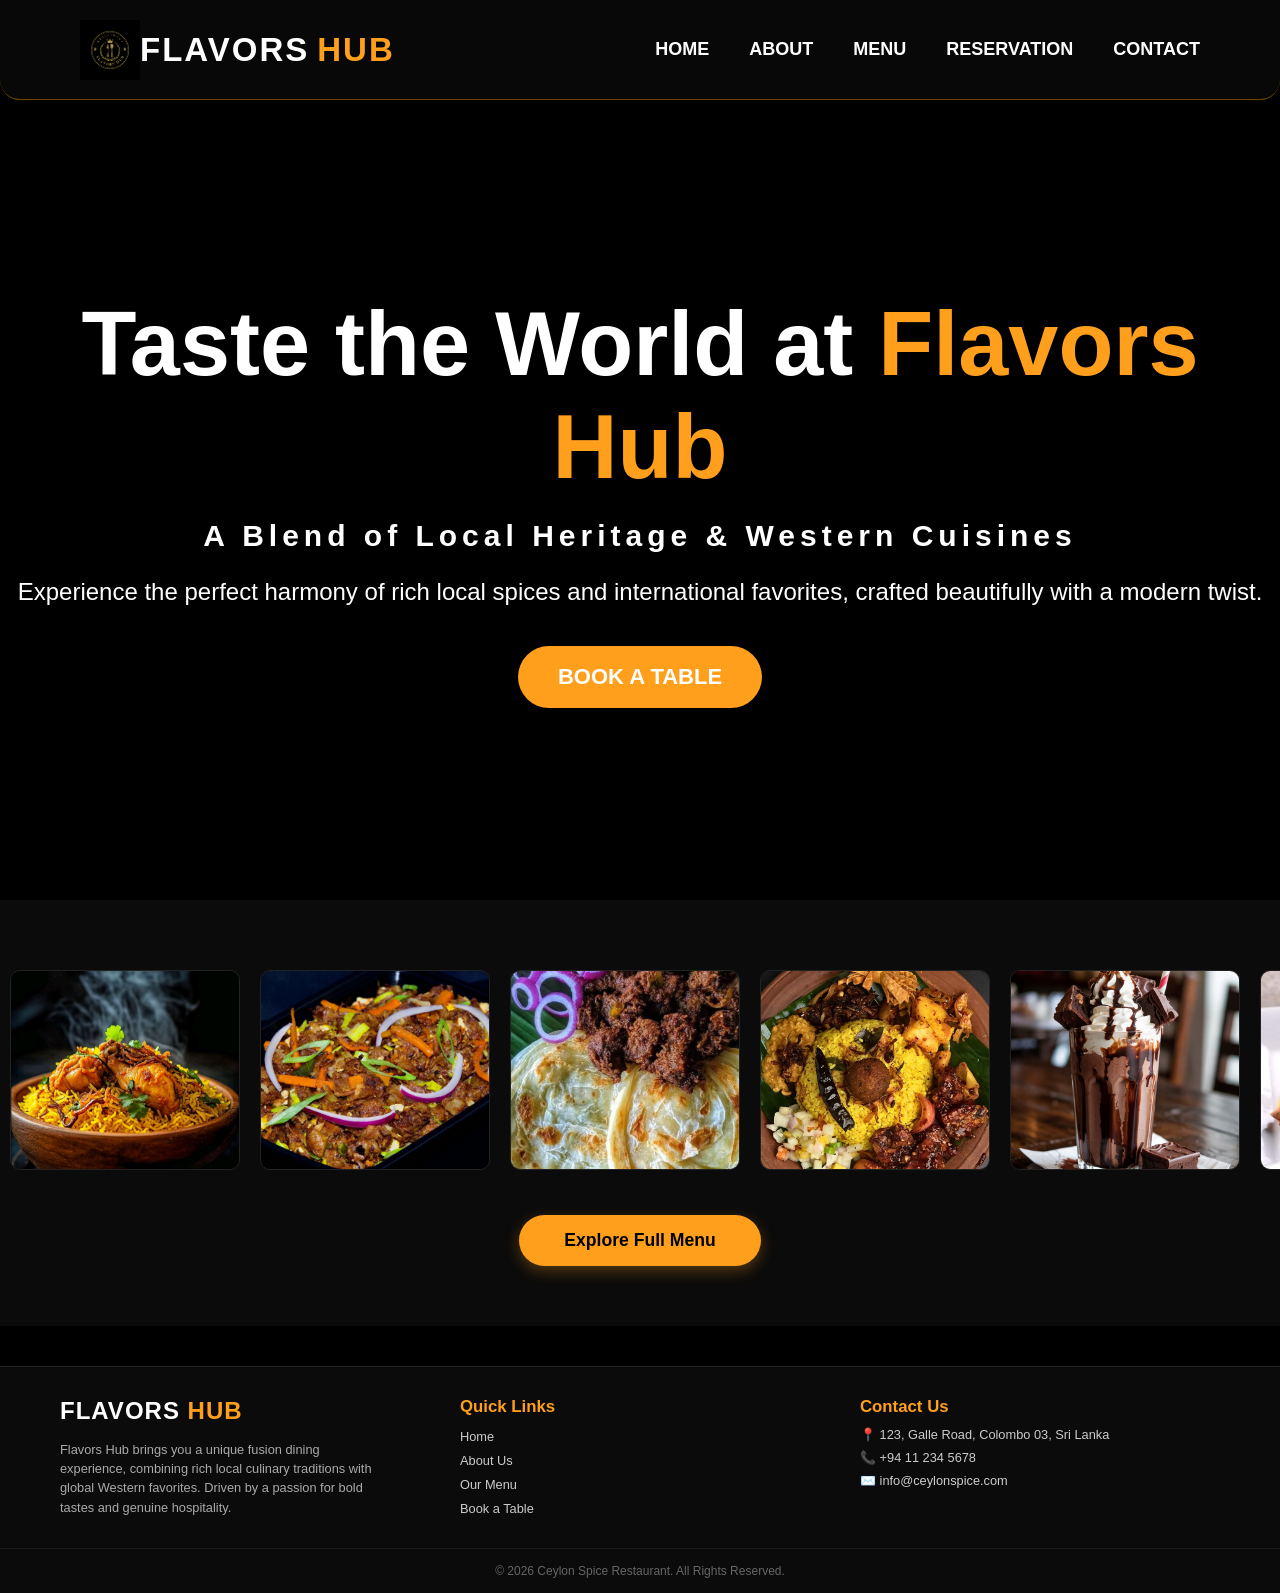
<file: index.html>
<!DOCTYPE html>
<html lang="en">
<head>
    <meta charset="UTF-8">
    <meta name="viewport" content="width=device-width, initial-scale=1.0">  
    <title>FLAVORS HUB - Home</title>
    <link rel="stylesheet" href="style.css">
    <script src="script.js" defer></script>
</head>
<body>
<header>
    <div class="logo">
        <img src="logo.png" alt="Flavors hub Logo">
        <h1>FLAVORS<span>HUB</span></h1>
    </div>
    <nav>
       
        <ul id="nav-menu">
            <li><a href="index.html">HOME</a></li>
            <li><a href="about.html">ABOUT</a></li>
            <li><a href="menu.html">MENU</a></li>
            <li><a href="reserve.html">RESERVATION</a></li>
            <li><a href="contact.html">CONTACT</a></li>
        </ul>
    </nav>
    <div class="menu-toggle" id="mobile-menu">
        <span></span>
        <span></span>
        <span></span>
    </div>
</header>
   <section class="hero">
    <video autoplay loop muted playsinline class="bg-video">
        <source src="hero-video.mp4" type="video/mp4">
        Your browser does not support the video tag.
    </video>

    <div class="content">
        <h1>Taste the World at <span>Flavors Hub</span></h1>
        <h3>A Blend of Local Heritage & Western Cuisines</h3>
        <p>Experience the perfect harmony of rich local spices and international favorites, crafted beautifully with a modern twist.</p>
        <a href="reserve.html" class="btn">BOOK A TABLE</a>
    </div>
</section>

<section class="menu-slider-section">
    <div class="slider-container">
        <div class="slider-track">
            <div class="slide"><img src="menu-item1.jpg" alt="Food 1"></div>
            <div class="slide"><img src="menu-item2.jpg" alt="Food 2"></div>
            <div class="slide"><img src="menu-item3.jpg" alt="Food 3"></div>
            <div class="slide"><img src="menu-item4.jpg" alt="Food 4"></div>
            <div class="slide"><img src="menu-item5.jpg" alt="Food 5"></div>
            
            <div class="slide"><img src="menu-item6.jpg" alt="Food 1"></div>
            <div class="slide"><img src="menu-item7.jpg" alt="Food 2"></div>
            <div class="slide"><img src="menu-item8.jpg" alt="Food 3"></div>
            <div class="slide"><img src="menu-item9.jpg" alt="Food 4"></div>
            <div class="slide"><img src="menu-item10.jpg"alt="Food 5"></div>
        </div>    
    </div>
    <div class="slider-bottom-btn-container">
        <a href="menu.html" class="explore-btn-down">Explore Full Menu</a>
    </div>
</section>

<footer class="site-footer">
    <div class="footer-container">
        
        <div class="footer-about">
            <h3>FLAVORS <span class="highlight">HUB</span></h3>
           <p>Flavors Hub brings you a unique fusion dining experience, combining rich local culinary traditions with global Western favorites. Driven by a passion for bold tastes and genuine hospitality.</p>
        </div>

        <div class="footer-links">
            <h4>Quick Links</h4>
            <ul>
                <li><a href="index.html">Home</a></li>
                <li><a href="about.html">About Us</a></li>
                <li><a href="menu.html">Our Menu</a></li>
                <li><a href="reserve.html">Book a Table</a></li>
            </ul>
        </div>

        <div class="footer-contact">
            <h4>Contact Us</h4>
            <p>📍 123, Galle Road, Colombo 03, Sri Lanka</p>
            <p>📞 +94 11 234 5678</p>
            <p>✉️ info@ceylonspice.com</p>
        </div>

    </div>

    <div class="footer-bottom">
        <p>&copy; 2026 Ceylon Spice Restaurant. All Rights Reserved.</p>
    </div>
</footer>
</body>
</html>
</file>
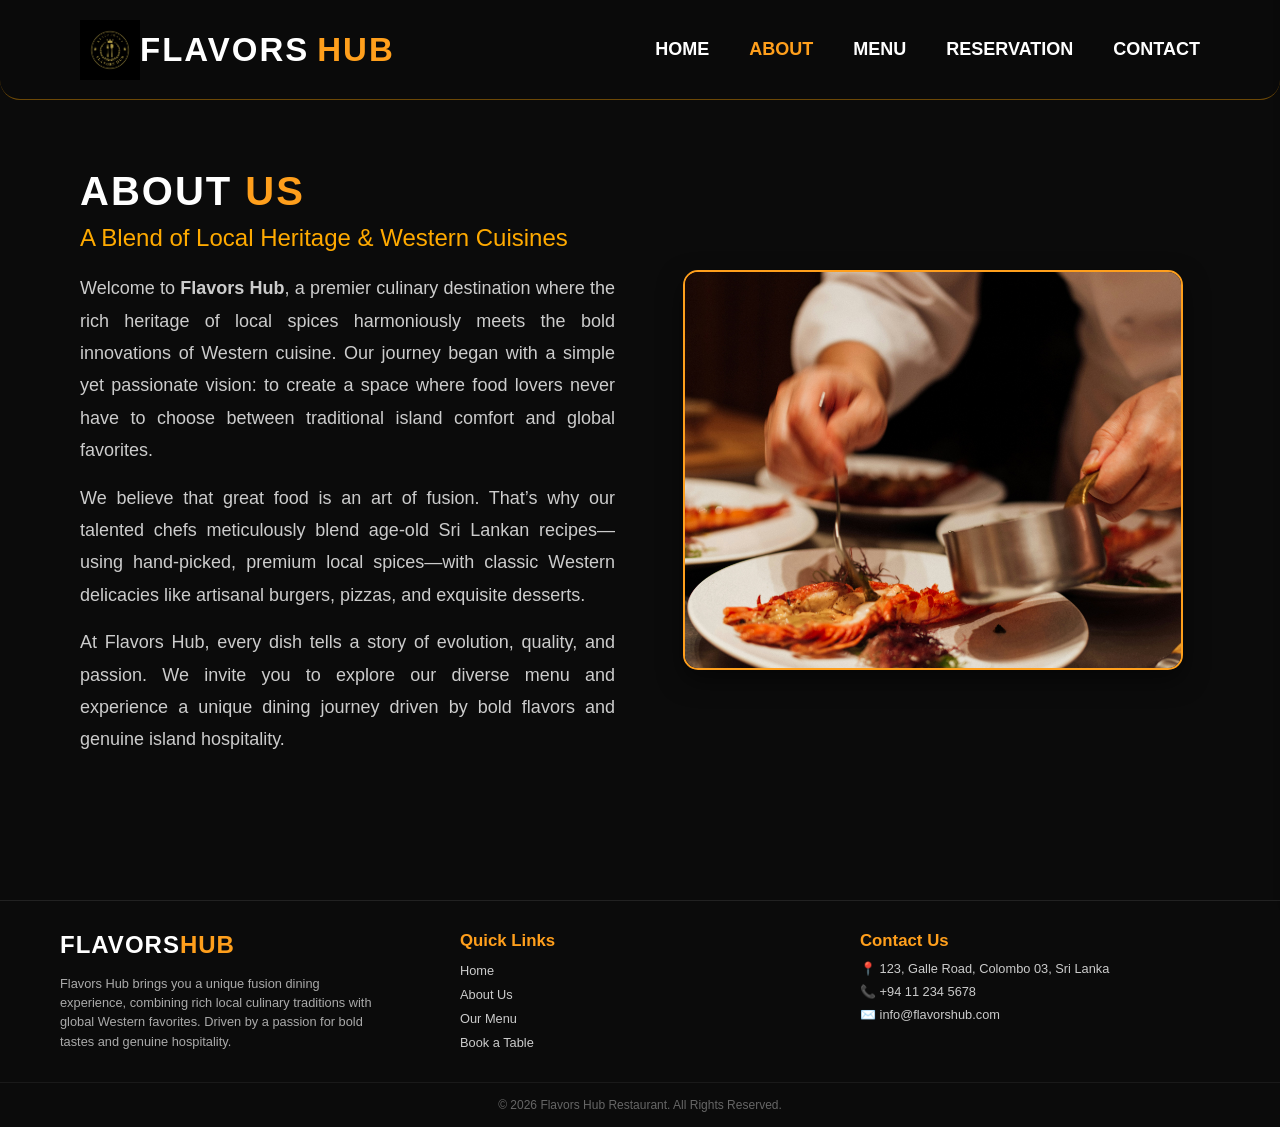
<file: about.html>
<!DOCTYPE html>
<html lang="en">
<head>
    <meta charset="UTF-8">
    <meta name="viewport" content="width=device-width, initial-scale=1.0">
    <title>About Us - Flavors Hub Restaurant</title>
    <link rel="stylesheet" href="style.css">
    <script src="script.js" defer></script>
</head>
<body>
<header>
    <div class="logo">
        <img src="logo.png" alt="Flavors Hub Logo">
        <h1>FLAVORS <span>HUB</span></h1>
    </div>
    
    <nav>
        <ul id="nav-menu">
            <li><a href="index.html">HOME</a></li>
            <li><a href="about.html" class="active">ABOUT</a></li> <li><a href="menu.html">MENU</a></li>
            <li><a href="reserve.html">RESERVATION</a></li>
            <li><a href="contact.html">CONTACT</a></li>
        </ul>
    </nav>
    <div class="menu-toggle" id="mobile-menu">
        <span></span>
        <span></span>
        <span></span>
    </div>
</header>
   
    <section class="about-section">
        <div class="about-container">
            <div class="about-content">
                <h2>ABOUT <span>US</span></h2>
                <h3>A Blend of Local Heritage & Western Cuisines</h3>
                
                <p>
                    Welcome to <strong>Flavors Hub</strong>, a premier culinary destination where the rich heritage of local spices harmoniously meets the bold innovations of Western cuisine. Our journey began with a simple yet passionate vision: to create a space where food lovers never have to choose between traditional island comfort and global favorites.
                </p>

                <p>
                    We believe that great food is an art of fusion. That’s why our talented chefs meticulously blend age-old Sri Lankan recipes—using hand-picked, premium local spices—with classic Western delicacies like artisanal burgers, pizzas, and exquisite desserts.
                </p>

                <p>
                    At Flavors Hub, every dish tells a story of evolution, quality, and passion. We invite you to explore our diverse menu and experience a unique dining journey driven by bold flavors and genuine island hospitality.
                </p>
            </div>
            
            <div class="about-image">
                <img src="chef.jpg" alt="Our Kitchen & Chef">
            </div>
        </div>
    </section>

<footer class="site-footer">
    <div class="footer-container">
        
        <div class="footer-about">
            <h3>FLAVORS<span class="highlight">HUB</span></h3>
            <p>Flavors Hub brings you a unique fusion dining experience, combining rich local culinary traditions with global Western favorites. Driven by a passion for bold tastes and genuine hospitality.</p>
        </div>

        <div class="footer-links">
            <h4>Quick Links</h4>
            <ul>
                <li><a href="index.html">Home</a></li>
                <li><a href="about.html">About Us</a></li>
                <li><a href="menu.html">Our Menu</a></li>
                <li><a href="reserve.html">Book a Table</a></li>
            </ul>
        </div>

        <div id="cart-sidebar" class="cart-sidebar">
            <div class="cart-header">
                <h2>Your Cart</h2>
                <button id="close-cart" class="close-cart-btn">&times;</button>
            </div>
            
            <div id="cart-items-container" class="cart-items-container">
                </div>
            
            <div class="cart-footer-sidebar">
                <div class="cart-total">
                    <span>Total:</span>
                    <span id="cart-total-price">Rs. 0</span>
                </div>
                <button class="checkout-btn">Checkout Now</button>
            </div>
        </div>

        <div class="footer-contact">
            <h4>Contact Us</h4>
            <p>📍 123, Galle Road, Colombo 03, Sri Lanka</p>
            <p>📞 +94 11 234 5678</p>
            <p>✉️ info@flavorshub.com</p> </div>

    </div>

    <div class="footer-bottom">
        <p>&copy; 2026 Flavors Hub Restaurant. All Rights Reserved.</p> </div>
</footer>
</body>
</html>
</file>
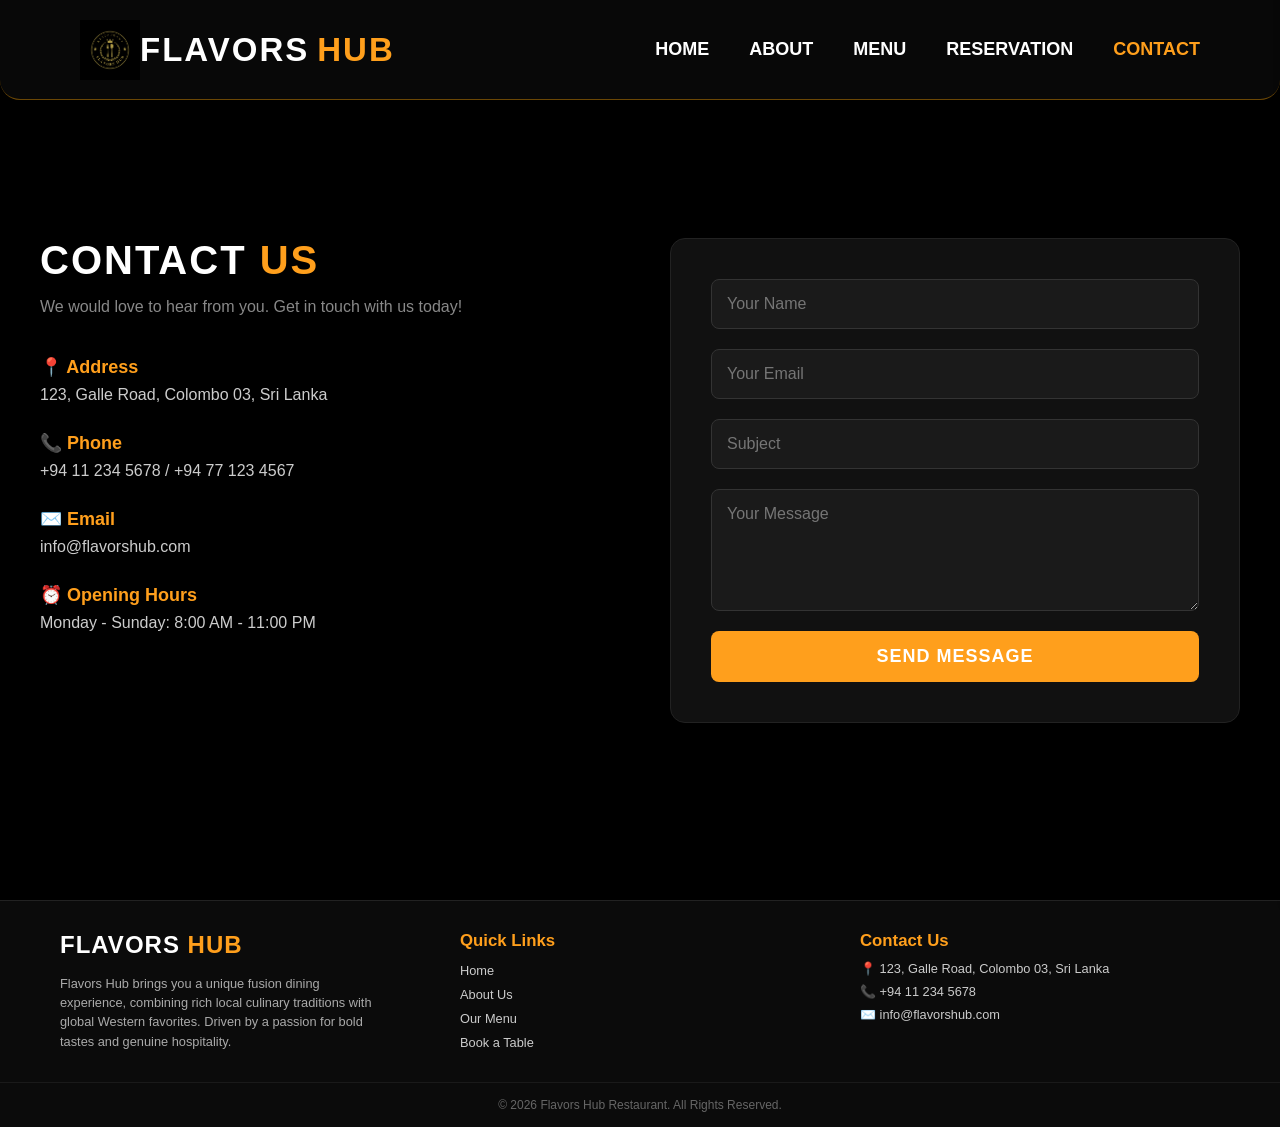
<file: contact.html>
<!DOCTYPE html>
<html lang="en">
<head>
    <meta charset="UTF-8">
    <meta name="viewport" content="width=device-width, initial-scale=1.0">
    <title>Contact Us - Flavors Hub Restaurant</title>
    <link rel="stylesheet" href="style.css">
    <script src="script.js" defer></script>
</head>
<body>
<header>
    <div class="logo">
        <img src="logo.png" alt="Flavors Hub Logo">
        <h1>FLAVORS <span>HUB</span></h1>
    </div>
    
    <nav>
        <ul  id="nav-menu">
            <li><a href="index.html">HOME</a></li>
            <li><a href="about.html">ABOUT</a></li>
            <li><a href="menu.html">MENU</a></li>
            <li><a href="reserve.html">RESERVATION</a></li>
            <li><a href="contact.html" class="active">CONTACT</a></li> <!-- Active Class Added -->
        </ul>
    </nav>
    <div class="menu-toggle" id="mobile-menu">
        <span></span>
        <span></span>
        <span></span>
    </div>
</header>
  
<section id="contact" class="contact-section">
      
   <div class="contact-container">
        <div class="contact-info">
            <h2>CONTACT <span>US</span></h2>
            <p class="contact-sub">We would love to hear from you. Get in touch with us today!</p>
            
            <div class="info-box">
                <div class="info-item">
                    <h3>📍 Address</h3>
                    <p>123, Galle Road, Colombo 03, Sri Lanka</p>
                </div>
                <div class="info-item">
                    <h3>📞 Phone</h3>
                    <p>+94 11 234 5678 / +94 77 123 4567</p>
                </div>
                <div class="info-item">
                    <h3>✉️ Email</h3>
                    <p>info@flavorshub.com</p> <!-- Email Updated -->
                </div>
                <div class="info-item">
                    <h3>⏰ Opening Hours</h3>
                    <p>Monday - Sunday: 8:00 AM - 11:00 PM</p>
                </div>
            </div>
        </div>

        <div class="contact-form-container">
            <form class="contact-form">
                <input type="text" placeholder="Your Name" required>
                <input type="email" placeholder="Your Email" required>
                <input type="text" placeholder="Subject" required>
                <textarea rows="5" placeholder="Your Message" required></textarea>
                <button type="submit" class="btn-send">SEND MESSAGE</button>
            </form>
        </div>

    </div>
</section>


<div id="cart-sidebar" class="cart-sidebar">
    <div class="cart-header">
        <h2>Your Cart</h2>
        <button id="close-cart" class="close-cart-btn">&times;</button>
    </div>
    
    <div id="cart-items-container" class="cart-items-container">
        
    </div>
    
    <div class="cart-footer-sidebar">
        <div class="cart-total">
            <span>Total:</span>
            <span id="cart-total-price">Rs. 0</span>
        </div>
        <button class="checkout-btn">Checkout Now</button>
    </div>
</div>

<footer class="site-footer">
    <div class="footer-container">
        
        <div class="footer-about">
            <h3>FLAVORS <span class="highlight">HUB</span></h3>
            <p>Flavors Hub brings you a unique fusion dining experience, combining rich local culinary traditions with global Western favorites. Driven by a passion for bold tastes and genuine hospitality.</p>
        </div>

        <div class="footer-links">
            <h4>Quick Links</h4>
            <ul>
                <li><a href="index.html">Home</a></li>
                <li><a href="about.html">About Us</a></li>
                <li><a href="menu.html">Our Menu</a></li>
                <li><a href="reserve.html">Book a Table</a></li>
            </ul>
        </div>

        <div class="footer-contact">
            <h4>Contact Us</h4>
            <p>📍 123, Galle Road, Colombo 03, Sri Lanka</p>
            <p>📞 +94 11 234 5678</p>
            <p>✉️ info@flavorshub.com</p> 
        </div>

    </div>

    <div class="footer-bottom">
        <p>&copy; 2026 Flavors Hub Restaurant. All Rights Reserved.</p> 
    </div>
</footer>
</body>
</html>
</file>
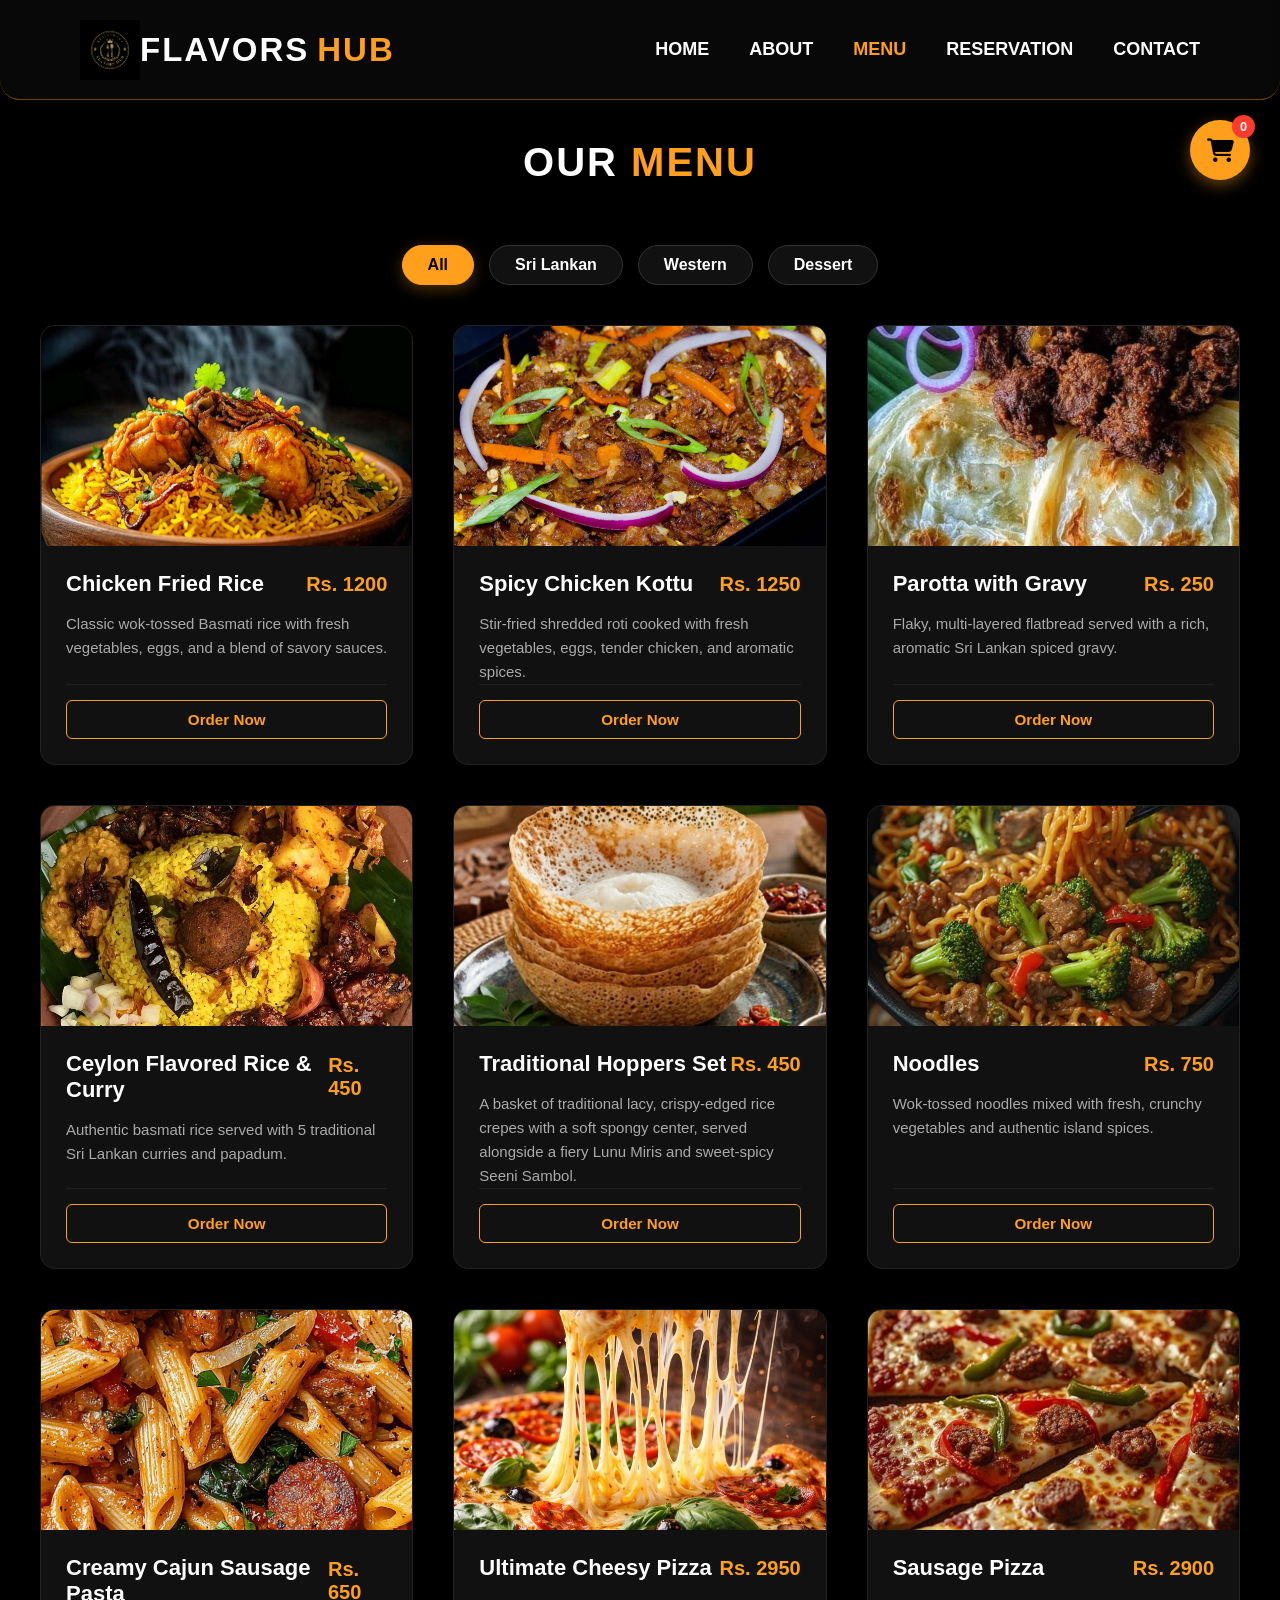
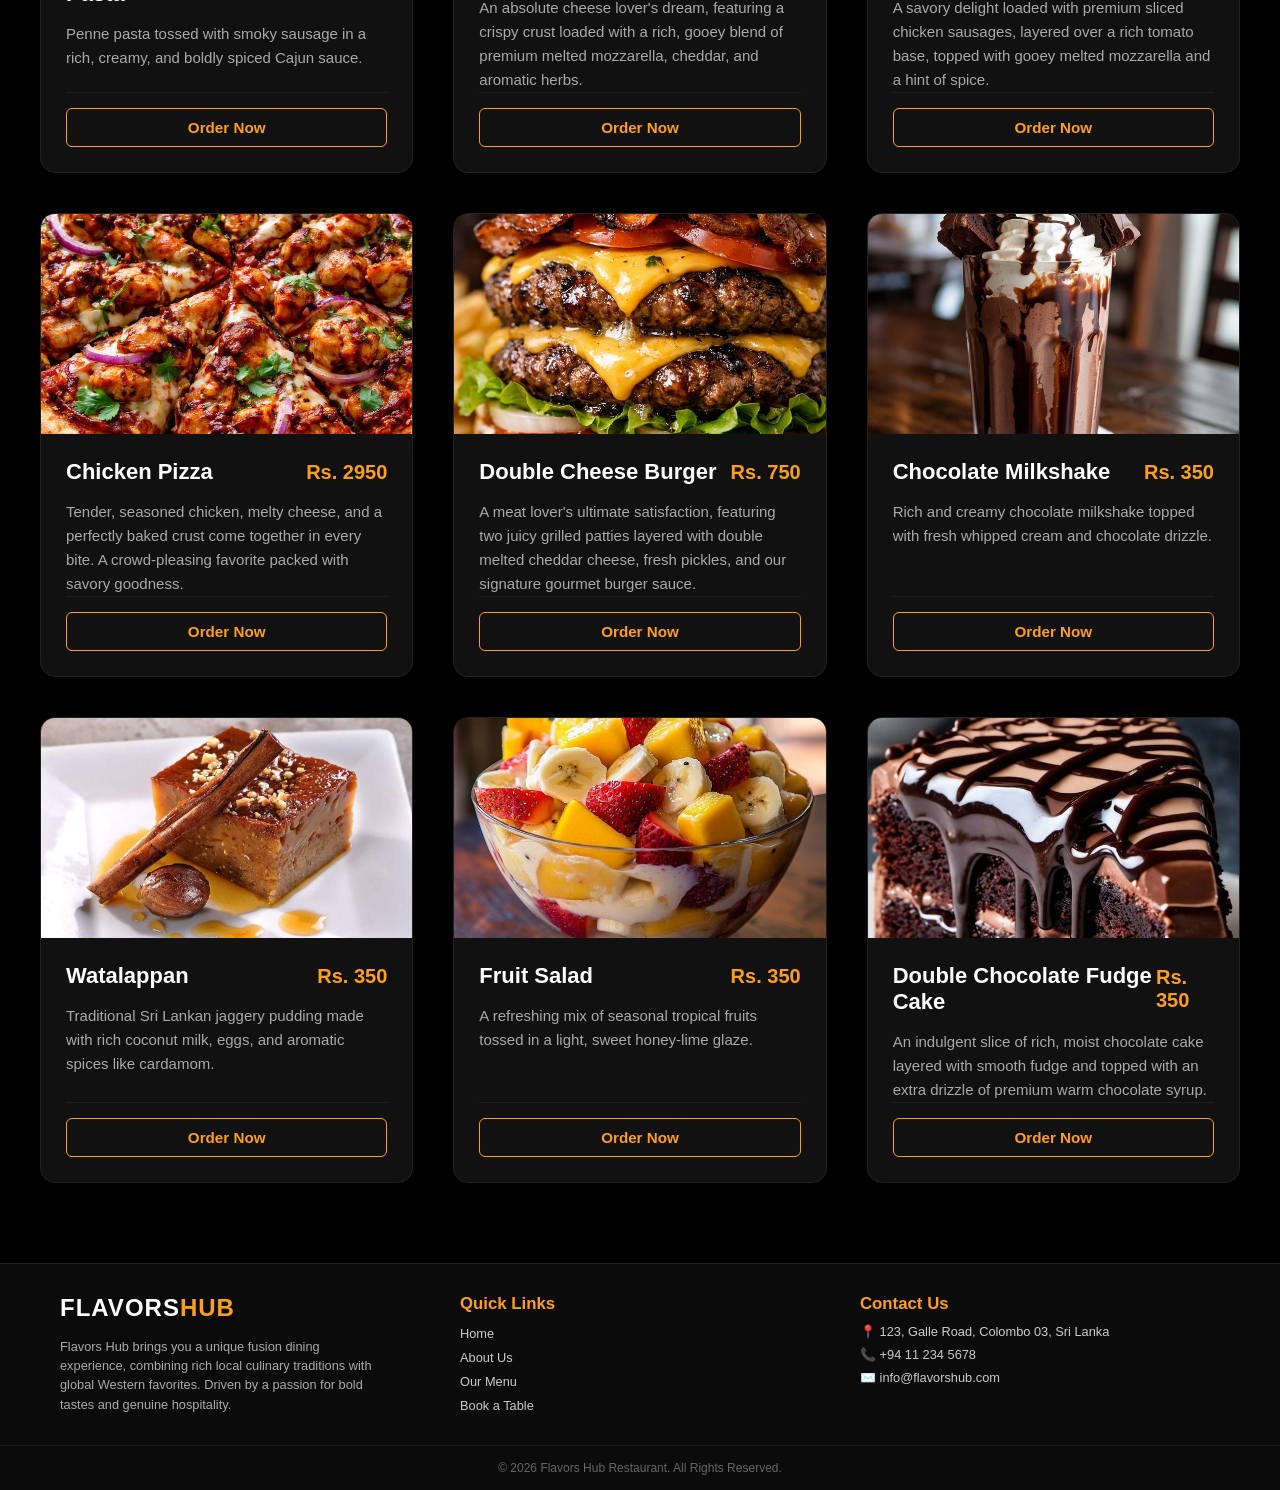
<file: menu.html>
<!DOCTYPE html>
<html lang="en">
<head>
    <meta charset="UTF-8">
    <meta name="viewport" content="width=device-width, initial-scale=1.0">
    <title>Our Menu - Flavors Hub Restaurant</title>
    <link rel="stylesheet" href="style.css">
    <link rel="stylesheet" href="https://cdnjs.cloudflare.com/ajax/libs/font-awesome/6.4.2/css/all.min.css">
    <script src="script.js" defer></script>
</head>
<body>

    <div class="floating-cart">
        <i class="fa-solid fa-cart-shopping"></i>
        <span id="cart-count">0</span>
    </div>

<header>
    <div class="logo">
        <img src="logo.png" alt="Flavors Hub Logo">
        <h1>FLAVORS <span>HUB</span></h1>
    </div>
    <nav>
        <ul id="nav-menu">
            <li><a href="index.html">HOME</a></li>
            <li><a href="about.html">ABOUT</a></li>
            <li><a href="menu.html" class="active">MENU</a></li>
            <li><a href="reserve.html">RESERVATION</a></li>
            <li><a href="contact.html">CONTACT</a></li>
        </ul>
    </nav>
    <div class="menu-toggle" id="mobile-menu">
        <span></span>
        <span></span>
        <span></span>
    </div>
</header>
    
<section id="menu" class="menu-section">
    <div class="menu-container">
        
        <div class="menu-title">
            <h2>OUR <span>MENU</span></h2>
        </div>

        <div class="category-tabs">
            <button class="tab-btn active" data-filter="all">All</button>
            <button class="tab-btn" data-filter="srilankan">Sri Lankan</button>
            <button class="tab-btn" data-filter="western">Western</button>
            <button class="tab-btn" data-filter="dessert">Dessert</button>
        </div>

        <div class="menu-grid">
            
            <div class="menu-card active-card" data-category="srilankan">
                <img src="menu-item1.jpg" alt="Fried Rice">
                <div class="card-content">
                    <div class="item-header">
                        <h3>Chicken Fried Rice</h3>
                        <span class="price">Rs. 1200</span>
                    </div>
                    <p>Classic wok-tossed Basmati rice with fresh vegetables, eggs, and a blend of savory sauces.</p>
                    <div class="card-footer">
                        <button class="order-btn">Order Now</button>
                    </div>
                </div>
            </div>

            <div class="menu-card active-card" data-category="srilankan">
                <img src="menu-item2.jpg" alt="Kottu">
                <div class="card-content">
                    <div class="item-header">
                        <h3>Spicy Chicken Kottu</h3>
                        <span class="price">Rs. 1250</span>
                    </div>
                    <p>Stir-fried shredded roti cooked with fresh vegetables, eggs, tender chicken, and aromatic spices.</p>
                    <div class="card-footer">
                        <button class="order-btn">Order Now</button>
                    </div>
                </div>
            </div>

            <div class="menu-card active-card" data-category="srilankan">
                <img src="menu-item3.jpg" alt="Parotta">
                <div class="card-content">
                    <div class="item-header">
                        <h3>Parotta with Gravy</h3>
                        <span class="price">Rs. 250</span>
                    </div>
                    <p>Flaky, multi-layered flatbread served with a rich, aromatic Sri Lankan spiced gravy.</p>
                    <div class="card-footer">
                        <button class="order-btn">Order Now</button>
                    </div>
                </div>
            </div>

            <div class="menu-card active-card" data-category="srilankan">
                <img src="menu-item4.jpg" alt="Rice & Curry">
                <div class="card-content">
                    <div class="item-header">
                        <h3>Ceylon Flavored Rice & Curry</h3>
                        <span class="price">Rs. 450</span>
                    </div>
                    <p>Authentic basmati rice served with 5 traditional Sri Lankan curries and papadum.</p>
                    <div class="card-footer">
                        <button class="order-btn">Order Now</button>
                    </div>
                </div>
            </div>

            <div class="menu-card active-card" data-category="srilankan">
                <img src="menu-item15.jpg" alt="Hoppers">
                <div class="card-content">
                    <div class="item-header">
                        <h3>Traditional Hoppers Set</h3>
                        <span class="price">Rs. 450</span> </div>
                    <p>A basket of traditional lacy, crispy-edged rice crepes with a soft spongy center, served alongside a fiery Lunu Miris and sweet-spicy Seeni Sambol.</p>
                    <div class="card-footer">
                        <button class="order-btn">Order Now</button>
                    </div>
                </div>
            </div>

            <div class="menu-card active-card" data-category="western">
                <img src="menu-item7.jpg" alt="Noodles">
                <div class="card-content">
                    <div class="item-header">
                        <h3>Noodles</h3>
                        <span class="price">Rs. 750</span>
                    </div>
                    <p>Wok-tossed noodles mixed with fresh, crunchy vegetables and authentic island spices.</p>
                    <div class="card-footer">
                        <button class="order-btn">Order Now</button>
                    </div>
                </div>
            </div>

            <div class="menu-card active-card" data-category="western">
                <img src="menu-item8.jpg" alt="Pasta">
                <div class="card-content">
                    <div class="item-header">
                        <h3>Creamy Cajun Sausage Pasta</h3>
                        <span class="price">Rs. 650</span>
                    </div>
                    <p>Penne pasta tossed with smoky sausage in a rich, creamy, and boldly spiced Cajun sauce.</p>
                    <div class="card-footer">
                        <button class="order-btn">Order Now</button>
                    </div>
                </div>
            </div>

            <div class="menu-card active-card" data-category="western">
                <img src="menu-item10.jpg" alt="Pizza">
                <div class="card-content">
                    <div class="item-header">
                        <h3>Ultimate Cheesy Pizza</h3>
                        <span class="price">Rs. 2950</span>
                    </div>
                    <p>An absolute cheese lover's dream, featuring a crispy crust loaded with a rich, gooey blend of premium melted mozzarella, cheddar, and aromatic herbs.</p>
                    <div class="card-footer">
                        <button class="order-btn">Order Now</button>
                    </div>
                </div>
            </div>

            <div class="menu-card active-card" data-category="western">
                <img src="menu-item11.jpg" alt="Pizza">
                <div class="card-content">
                    <div class="item-header">
                        <h3>Sausage Pizza</h3>
                        <span class="price">Rs. 2900</span>
                    </div>
                    <p>A savory delight loaded with premium sliced chicken sausages, layered over a rich tomato base, topped with gooey melted mozzarella and a hint of spice.</p>
                    <div class="card-footer">
                        <button class="order-btn">Order Now</button>
                    </div>
                </div>
            </div>

            <div class="menu-card active-card" data-category="western">
                <img src="menu-item12.jpg" alt="Pizza">
                <div class="card-content">
                    <div class="item-header">
                        <h3>Chicken Pizza</h3>
                        <span class="price">Rs. 2950</span>
                    </div>
                    <p>Tender, seasoned chicken, melty cheese, and a perfectly baked crust come together in every bite. A crowd-pleasing favorite packed with savory goodness.</p>
                    <div class="card-footer">
                        <button class="order-btn">Order Now</button>
                    </div>
                </div>
            </div>

            <div class="menu-card active-card" data-category="western">
                <img src="menu-item13.jpg" alt="Burger">
                <div class="card-content">
                    <div class="item-header">
                        <h3>Double Cheese Burger</h3>
                        <span class="price">Rs. 750</span>
                    </div>
                    <p>A meat lover's ultimate satisfaction, featuring two juicy grilled patties layered with double melted cheddar cheese, fresh pickles, and our signature gourmet burger sauce.</p>
                    <div class="card-footer">
                        <button class="order-btn">Order Now</button>
                    </div>
                </div>
            </div>

            <div class="menu-card active-card" data-category="dessert">
                <img src="menu-item5.jpg" alt="Milkshake">
                <div class="card-content">
                    <div class="item-header">
                        <h3>Chocolate Milkshake</h3>
                        <span class="price">Rs. 350</span>
                    </div>
                    <p>Rich and creamy chocolate milkshake topped with fresh whipped cream and chocolate drizzle.</p>
                    <div class="card-footer">
                        <button class="order-btn">Order Now</button>
                    </div>
                </div>
            </div>

            <div class="menu-card active-card" data-category="dessert">
                <img src="menu-item6.jpg" alt="Watalappan">
                <div class="card-content">
                    <div class="item-header">
                        <h3>Watalappan</h3>
                        <span class="price">Rs. 350</span>
                    </div>
                    <p>Traditional Sri Lankan jaggery pudding made with rich coconut milk, eggs, and aromatic spices like cardamom.</p>
                    <div class="card-footer">
                        <button class="order-btn">Order Now</button>
                    </div>
                </div>
            </div>

            <div class="menu-card active-card" data-category="dessert">
                <img src="menu-item9.jpg" alt="Fruit Salad">
                <div class="card-content">
                    <div class="item-header">
                        <h3>Fruit Salad</h3>
                        <span class="price">Rs. 350</span>
                    </div>
                    <p>A refreshing mix of seasonal tropical fruits tossed in a light, sweet honey-lime glaze.</p>
                    <div class="card-footer">
                        <button class="order-btn">Order Now</button>
                    </div>
                </div>
            </div>

            <div class="menu-card active-card" data-category="dessert">
                <img src="menu-item14.jpg" alt="Chocolate Cake">
                <div class="card-content">
                    <div class="item-header">
                        <h3>Double Chocolate Fudge Cake</h3>
                        <span class="price">Rs. 350</span>
                    </div>
                    <p>An indulgent slice of rich, moist chocolate cake layered with smooth fudge and topped with an extra drizzle of premium warm chocolate syrup.</p>
                    <div class="card-footer">
                        <button class="order-btn">Order Now</button>
                    </div>
                </div>
            </div>

        </div>
    </div>
</section>

<div id="cart-sidebar" class="cart-sidebar">
    <div class="cart-header">
        <h2>Your Cart</h2>
        <button id="close-cart" class="close-cart-btn">&times;</button>
    </div>
    
    <div id="cart-items-container" class="cart-items-container">
        </div>
    
    <div class="cart-footer-sidebar">
        <div class="cart-total">
            <span>Total:</span>
            <span id="cart-total-price">Rs. 0</span>
        </div>
        <button class="checkout-btn">Checkout Now</button>
    </div>
</div>

<footer class="site-footer">
    <div class="footer-container">
        
        <div class="footer-about">
            <h3>FLAVORS<span class="highlight">HUB</span></h3>
            <p>Flavors Hub brings you a unique fusion dining experience, combining rich local culinary traditions with global Western favorites. Driven by a passion for bold tastes and genuine hospitality.</p>
        </div>

        <div class="footer-links">
            <h4>Quick Links</h4>
            <ul>
                <li><a href="index.html">Home</a></li>
                <li><a href="about.html">About Us</a></li>
                <li><a href="menu.html">Our Menu</a></li>
                <li><a href="reserve.html">Book a Table</a></li>
            </ul>
        </div>

        <div class="footer-contact">
            <h4>Contact Us</h4>
            <p>📍 123, Galle Road, Colombo 03, Sri Lanka</p>
            <p>📞 +94 11 234 5678</p>
            <p>✉️ info@flavorshub.com</p> </div>

    </div>

    <div class="footer-bottom">
        <p>&copy; 2026 Flavors Hub Restaurant. All Rights Reserved.</p> </div>
</footer>

</body>
</html>
</file>
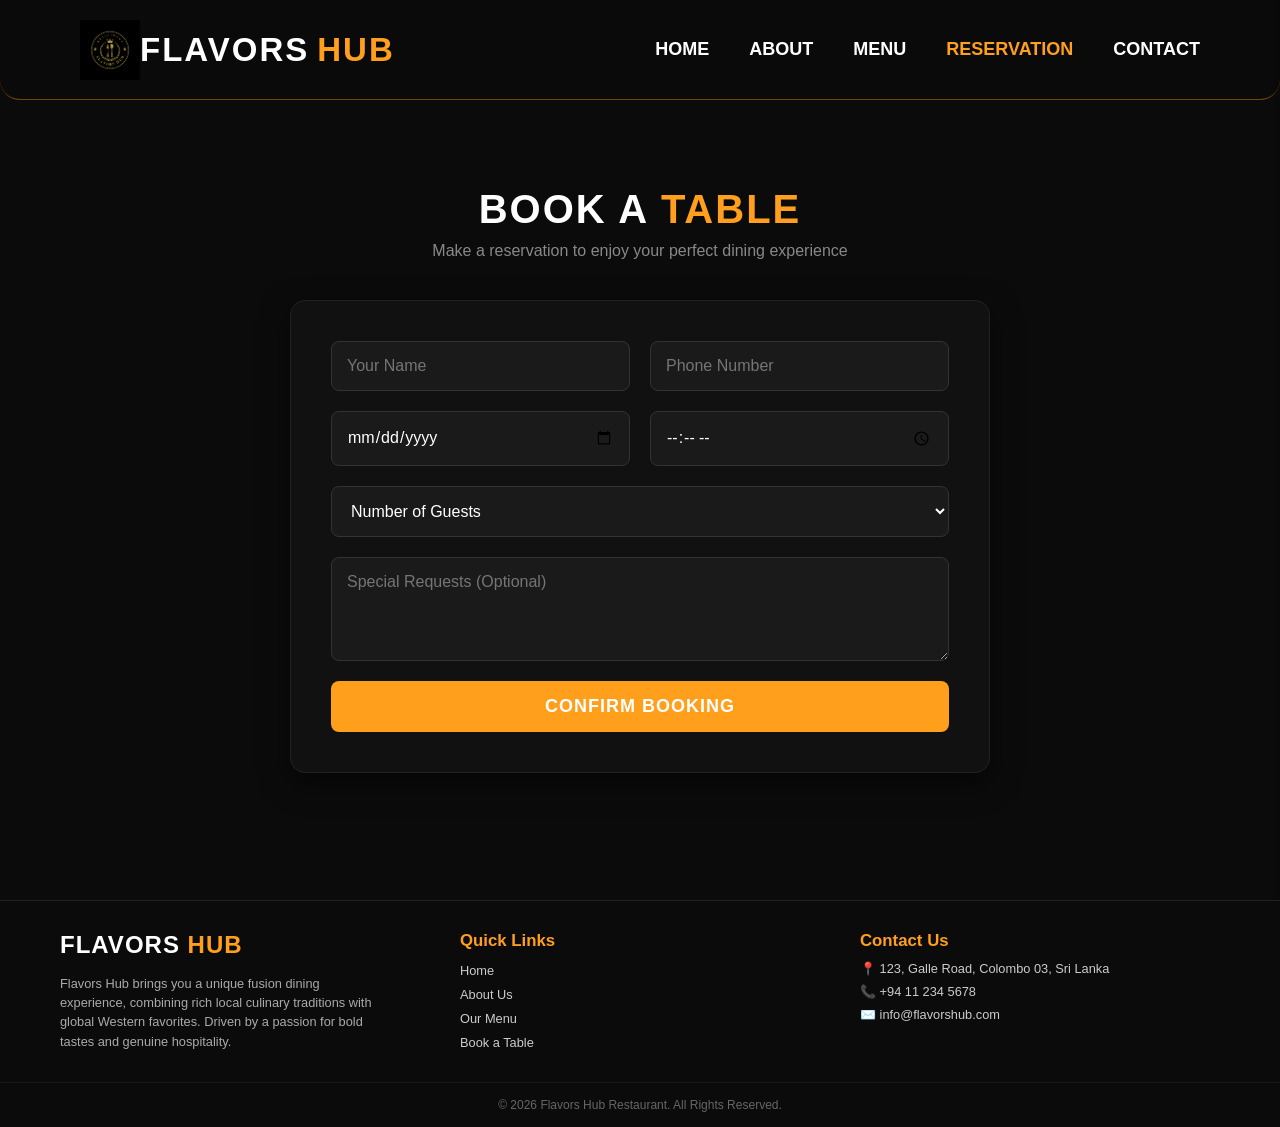
<file: reserve.html>
<!DOCTYPE html>
<html lang="en">
<head>
    <meta charset="UTF-8">
    <meta name="viewport" content="width=device-width, initial-scale=1.0">
    
    <title>Book A Table - Flavors Hub Restaurant</title>
    <link rel="stylesheet" href="style.css">
    <script src="script.js" defer></script>
</head>
<body>
<header>
    <div class="logo">
        <img src="logo.png" alt="Flavors Hub Logo">
        <h1>FLAVORS <span>HUB</span></h1>
    </div>
    <nav>
        <ul  id="nav-menu">
            <li><a href="index.html">HOME</a></li>
            <li><a href="about.html">ABOUT</a></li>
            <li><a href="menu.html">MENU</a></li>
            <li><a href="reserve.html" class="active">RESERVATION</a></li> <!-- Active Class Added -->
            <li><a href="contact.html">CONTACT</a></li>
        </ul>
    </nav>
    <div class="menu-toggle" id="mobile-menu">
        <span></span>
        <span></span>
        <span></span>
    </div>
</header>
    
<section id="reserve" class="reserve-section">
    <div class="reserve-container">
        
        <div class="reserve-title">
            <h2>BOOK A <span>TABLE</span></h2>
            <p>Make a reservation to enjoy your perfect dining experience</p>
        </div>

        <form class="reserve-form">
            <div class="form-group">
                <input type="text" placeholder="Your Name" required>
                <input type="tel" placeholder="Phone Number" required>
            </div>

            <div class="form-group">
                <input type="date" required>
                <input type="time" required>
            </div>

            <div class="form-group">
                <select required>
                    <option value="" disabled selected>Number of Guests</option>
                    <option value="1">1 Person</option>
                    <option value="2">2 People</option>
                    <option value="3">3 People</option>
                    <option value="4">4 People</option>
                    <option value="5">5+ People</option>
                </select>
            </div>

            <div class="form-group">
                <textarea rows="4" placeholder="Special Requests (Optional)"></textarea>
            </div>

            <button type="submit" class="btn-submit">CONFIRM BOOKING</button>
        </form>

    </div>
</section>

<div id="cart-sidebar" class="cart-sidebar">
    <div class="cart-header">
        <h2>Your Cart</h2>
        <button id="close-cart" class="close-cart-btn">&times;</button>
    </div>
    
    <div id="cart-items-container" class="cart-items-container">
    </div>
    
    <div class="cart-footer-sidebar">
        <div class="cart-total">
            <span>Total:</span>
            <span id="cart-total-price">Rs. 0</span>
        </div>
        <button class="checkout-btn">Checkout Now</button>
    </div>
</div>

<footer class="site-footer">
    <div class="footer-container">
        
        <div class="footer-about">
            <h3>FLAVORS <span class="highlight">HUB</span></h3>
            <p>Flavors Hub brings you a unique fusion dining experience, combining rich local culinary traditions with global Western favorites. Driven by a passion for bold tastes and genuine hospitality.</p>
        </div>

        <div class="footer-links">
            <h4>Quick Links</h4>
            <ul>
                <li><a href="index.html">Home</a></li>
                <li><a href="about.html">About Us</a></li>
                <li><a href="menu.html">Our Menu</a></li>
                <li><a href="reserve.html">Book a Table</a></li>
            </ul>
        </div>

        <div class="footer-contact">
            <h4>Contact Us</h4>
            <p>📍 123, Galle Road, Colombo 03, Sri Lanka</p>
            <p>📞 +94 11 234 5678</p>
            <p>✉️ info@flavorshub.com</p> 
        </div>

    </div>

    <div class="footer-bottom">
        <p>&copy; 2026 Flavors Hub Restaurant. All Rights Reserved.</p> 
    </div>
</footer>
</body>
</html>
</file>
<file: style.css>
/* ==========================================================================
   1. GLOBAL STYLES & CORE CONFIGURATION
   ========================================================================== */
html {
    scroll-behavior: smooth;
    scroll-padding-top: 100px; 
}

* {
    margin: 0;
    padding: 0;
    box-sizing: border-box;
    font-family: Arial, sans-serif;
}

body {
    background: #000;
}

/* ==========================================================================
   2. HEADER & NAVIGATION BAR
   ========================================================================== */
header {
    width: 100%;
    height: 100px;
    display: flex;
    justify-content: space-between;
    align-items: center;
    padding: 0 80px;
    position: fixed;
    top: 0;
    left: 0;
    z-index: 1000;
    transition: background 0.4s ease, padding 0.4s ease;
    background: rgba(11, 11, 11, 0.75);
    backdrop-filter: blur(10px);
    border-bottom-left-radius: 20px;
    border-bottom-right-radius: 20px;
    border-bottom: 1px solid rgba(255, 165, 0, 0.4);
}

header.scrolled {
    background: rgba(0, 0, 0, 0.85);
    box-shadow: 0 4px 20px rgba(0,0,0,0.5);
    padding: 13px 80px;
}

.logo {
    display: flex ;
    align-items: center;
    min-width: unset;
}

.logo img {
    height: 60px;
    width: auto;
    object-fit: contain;
}

.logo h1 {
    font-size: 33px;
    font-weight: 600;
    color: #ffffff;
    letter-spacing: 2px;
    margin: 0;
    white-space: nowrap; 
    display: inline-flex;
    align-items: center;
}

.logo h1 span {
    color: #ff9f1c;
    margin-left: 8px;
    font-weight: 600; 
}

nav ul {
    list-style: none;
    display: flex;
}

nav ul li {
    margin-left: 40px;
}

nav ul li a {
    text-decoration: none;
    color: white;
    font-weight: bold;
    font-size: 18px;
    transition: 0.3s;
}

nav ul li a:hover, nav ul li a.active {
    color: #ff9f1c;
}

.menu-toggle {
    display: none;
    flex-direction: column;
    gap: 5px;
    cursor: pointer;
}

.menu-toggle span {
    width: 28px;
    height: 3px;
    background-color: white;
    transition: all 0.3s ease;
}

/* ==========================================================================
   3. HERO SECTION WITH VIDEO BACKGROUND
   ========================================================================== */
.hero {
    margin-top: 100px;
    height: calc(100vh - 100px);
    position: relative;
    overflow: hidden;
    display: flex;
    justify-content: center;
    align-items: center;
    text-align: center;
}

.bg-video {
    position: absolute;
    top: 50%;
    left: 50%;
    min-width: 100%;
    min-height: 100%;
    width: auto;
    height: auto;
    transform: translate(-50%, -50%);
    object-fit: cover;
    z-index: 1;
}

.hero::before {
    content: '';
    position: absolute;
    top: 0;
    left: 0;
    width: 100%;
    height: 100%;
    background: linear-gradient(rgba(0,0,0,0.7), rgba(0,0,0,0.7));
    z-index: 2;
}

.content {
    position: relative;
    z-index: 3;
}

.content h1 {
    font-size: 90px;
    color: white;
}

.content h1 span {
    color: #ff9f1c;
}

.content h3 {
    color: white;
    margin-top: 20px;
    letter-spacing: 5px;
    font-size: 30px;
}

.content p {
    color: white;
    margin-top: 25px;
    font-size: 24px;
}

.btn {
    display: inline-block;
    margin-top: 40px;
    background: #ff9f1c;
    color: white;
    padding: 18px 40px;
    text-decoration: none;
    border-radius: 40px;
    font-size: 22px;
    font-weight: bold;
    transition: 0.3s;
}

.btn:hover {
    background: #ff9500;
}

/* ==========================================================================
   4. ABOUT SECTION
   ========================================================================== */
.about-section {
    padding: 140px 80px 100px 80px;
    background: #0b0b0b;
    color: white;
    display: flex;
    justify-content: center;
    align-items: center;
    min-height: 100vh;
}

.about-container {
    max-width: 1200px;
    width: 100%;
    display: flex;
    align-items: center;
    gap: 50px;
}

.about-content {
    flex: 1;
}

.about-content h2 {
    font-size: 40px;
    letter-spacing: 2px;
    margin-bottom: 10px;
}

.about-content h2 span {
    color: #ff9f1c;
}

.about-content h3 {
    font-size: 24px;
    color: #ffaa00;
    margin-bottom: 20px;
    font-weight: normal;
}

.about-content p {
    font-size: 18px;
    line-height: 1.8;
    color: #ccc;
    margin-bottom: 15px;
    text-align: justify;
}

.about-image {
    flex: 1;
    display: flex;
    justify-content: center;
}

.about-image img {
    width: 100%;
    max-width: 500px;
    height: 400px;
    object-fit: cover;
    border-radius: 15px;
    border: 2px solid #ff9f1c;
    box-shadow: 0 10px 25px rgba(0,0,0,0.5);
}

/* ==========================================================================
   5. MENU & DYNAMIC FOOD CARDS SECTION
   ========================================================================== */
.menu-section {
    padding: 140px 20px 80px 20px;
    background: #000000;
    color: white;
    min-height: 100vh;
}

.menu-container {
    max-width: 1200px;
    margin: 0 auto;
}

.menu-title {
    text-align: center;
    margin-bottom: 60px;
}

.menu-title h2 {
    font-size: 40px;
    letter-spacing: 2px;
}

.menu-title h2 span {
    color: #ff9f1c;
}

.menu-title p {
    color: #888;
    margin-top: 10px;
    font-size: 18px;
}

.category-tabs, .filter-tabs {
    display: flex;
    justify-content: center;
    gap: 15px;
    margin: 40px 0;
    flex-wrap: wrap;
}

.tab-btn {
    background: #111;
    color: #fff;
    border: 1px solid #333;
    padding: 10px 25px;
    font-size: 1rem;
    font-weight: 600;
    border-radius: 25px;
    cursor: pointer;
    transition: all 0.3s ease;
}

.tab-btn.active, .tab-btn:hover {
    background: #ff9f1c;
    color: #000;
    border-color: #ff9f1c;
    box-shadow: 0 4px 15px rgba(255, 159, 28, 0.3);
}

.menu-grid {
    display: grid;
    grid-template-columns: repeat(auto-fit, minmax(300px, 1fr));
    gap: 40px;
}

.menu-card {
    background: #111111;
    border-radius: 15px;
    overflow: hidden;
    border: 1px solid #222;
    display: flex;
    flex-direction: column;
    opacity: 1;
    transform: scale(1) translateY(0);
    transition: opacity 0.5s ease, transform 0.5s cubic-bezier(0.25, 0.46, 0.45, 0.94), border-color 0.3s;
}

.menu-card img {
    width: 100%;
    height: 220px;
    object-fit: cover;
}

.card-content {
    padding: 25px;
    display: flex;
    flex-direction: column;
    flex-grow: 1;
}

.item-header {
    display: flex;
    justify-content: space-between;
    align-items: center;
    margin-bottom: 15px;
}

.item-header h3 {
    font-size: 22px;
    color: white;
}

.item-header .price {
    color: #ff9f1c;
    font-weight: bold;
    font-size: 20px;
}

.card-content p {
    color: #aaa;
    font-size: 15px;
    line-height: 1.6;
}

.card-footer {
    margin-top: auto;
    padding-top: 15px;
    width: 100%;
    display: flex;
    justify-content: space-between;
    align-items: center;
    border-top: 1px solid #1f1f1f;
}

.order-btn {
    display: block;
    width: 100%;
    background: transparent;
    color: #ff9f1c;
    border: 1px solid #ff9f1c;
    padding: 10px;
    font-weight: bold;
    font-size: 0.95rem;
    border-radius: 6px;
    cursor: pointer;
    transition: all 0.3s ease;
}

.cart-btn {
    background: #ff9f1c;
    color: #000000;
    border: none;
    width: 40px;
    height: 40px;
    border-radius: 50px;
    display: flex;
    justify-content: center;
    align-items: center;
    font-size: 1.1rem;
    cursor: pointer;
    transition: all 0.3s ease;
}

.cart-btn:hover {
    background: #ffffff;
    color: #ff9f1c;
    transform: translateY(-3px);
    box-shadow: 0 5px 15px rgba(255, 159, 28, 0.4);
}

.menu-card.hide {
    opacity: 0;
    transform: scale(0.9) translateY(15px);
    pointer-events: none;
}

.menu-card.completely-hidden {
    display: none !important;
}

.menu-card:not(.hide):not(.completely-hidden):hover {
    transform: scale(1.05) translateY(-5px) !important;
    border-color: #ff9f1c;
    box-shadow: 0 10px 20px rgba(255, 159, 28, 0.2);
}

/* ==========================================================================
   6. FLOATING QUICK CART & SIDEBAR OVERLAY
   ========================================================================== */
.floating-cart {
    position: fixed;
    top: 120px;
    right: 30px;
    background: #ff9f1c;
    color: #000;
    width: 60px;
    height: 60px;
    border-radius: 50%;
    display: flex;
    justify-content: center;
    align-items: center;
    font-size: 1.5rem;
    box-shadow: 0 5px 15px rgba(255, 159, 28, 0.4);
    cursor: pointer;
    z-index: 999;
    transition: transform 0.3s ease;
}

.floating-cart:hover {
    transform: scale(1.1);
}

#cart-count {
    position: absolute;
    top: -5px;
    right: -5px;
    background: #ff3b30;
    color: white;
    font-size: 0.8rem;
    font-weight: bold;
    padding: 4px 8px;
    border-radius: 50%;
}

.cart-sidebar {
    position: fixed;
    top: 0;
    right: -400px;
    width: 380px;
    height: 100vh;
    background: #111;
    box-shadow: -5px 0 15px rgba(0, 0, 0, 0.5);
    z-index: 2000;
    transition: right 0.3s ease-in-out;
    display: flex;
    flex-direction: column;
    color: white;
    padding: 20px;
}

.cart-sidebar.open {
    right: 0;
}

.cart-header {
    display: flex;
    justify-content: space-between;
    align-items: center;
    border-bottom: 1px solid #222;
    padding-bottom: 15px;
}

.cart-header h2 { color: #ff9f1c; }

.close-cart-btn {
    background: transparent;
    border: none;
    color: white;
    font-size: 2rem;
    cursor: pointer;
}

.cart-items-container {
    flex-grow: 1;
    overflow-y: auto;
    padding: 20px 0;
}

.cart-item {
    display: flex;
    justify-content: space-between;
    align-items: center;
    background: #1a1a1a;
    padding: 12px;
    border-radius: 8px;
    margin-bottom: 15px;
}

.item-details h4 { font-size: 1rem; margin-bottom: 5px; }
.item-details p { color: #ff9f1c; font-weight: bold; font-size: 0.9rem; }

.quantity-controls {
    display: flex;
    align-items: center;
    gap: 10px;
    background: #222;
    padding: 5px 10px;
    border-radius: 20px;
}

.qty-btn {
    background: transparent;
    border: none;
    color: #ff9f1c;
    font-size: 1.2rem;
    font-weight: bold;
    cursor: pointer;
    width: 25px;
    height: 25px;
}

.qty-number { font-weight: bold; font-size: 1rem; }

.cart-footer-sidebar {
    border-top: 1px solid #222;
    padding-top: 15px;
}

.cart-total {
    display: flex;
    justify-content: space-between;
    font-size: 1.2rem;
    font-weight: bold;
    margin-bottom: 15px;
}

#cart-total-price { color: #ff9f1c; }

.checkout-btn {
    width: 100%;
    background: #ff9f1c;
    color: black;
    border: none;
    padding: 12px;
    font-size: 1rem;
    font-weight: bold;
    border-radius: 8px;
    cursor: pointer;
    transition: background 0.3s;
}

.checkout-btn:hover { background: #ffaa00; }

/* ==========================================================================
   7. RESERVATION SECTION
   ========================================================================== */
.reserve-section {
    padding: 140px 20px 80px 20px;
    background: #0b0b0b;
    color: white;
    min-height: 100vh;
    display: flex;
    justify-content: center;
    align-items: center;
}

.reserve-container {
    max-width: 700px;
    width: 100%;
    margin: 0 auto;
}

.reserve-title {
    text-align: center;
    margin-bottom: 40px;
}

.reserve-title h2 {
    font-size: 40px;
    letter-spacing: 2px;
}

.reserve-title h2 span {
    color: #ff9f1c;
}

.reserve-title p {
    color: #888;
    margin-top: 10px;
    font-size: 16px;
}

.reserve-form {
    background: #111111;
    padding: 40px;
    border-radius: 15px;
    border: 1px solid #222;
    box-shadow: 0 10px 30px rgba(0,0,0,0.5);
}

.form-group {
    display: flex;
    gap: 20px;
    margin-bottom: 20px;
}

.reserve-form input,
.reserve-form select,
.reserve-form textarea {
    width: 100%;
    padding: 15px;
    background: #1a1a1a;
    border: 1px solid #333;
    color: white;
    font-size: 16px;
    border-radius: 8px;
    outline: none;
    transition: border-color 0.3s;
}

.reserve-form input:focus,
.reserve-form select:focus,
.reserve-form textarea:focus {
    border-color: #ff9f1c;
}

.btn-submit {
    width: 100%;
    padding: 15px;
    background: #ff9f1c;
    color: white;
    border: none;
    font-size: 18px;
    font-weight: bold;
    letter-spacing: 1px;
    border-radius: 8px;
    cursor: pointer;
    transition: background 0.3s, transform 0.2s;
}

.btn-submit:hover {
    background: #ff9500;
    transform: scale(1.01);
}

/* ==========================================================================
   8. CONTACT US SECTION
   ========================================================================== */
.contact-section {
    padding: 140px 20px 80px 20px;
    background: #000000;
    color: white;
    min-height: 100vh;
    display: flex;
    justify-content: center;
    align-items: center;
}

.contact-container {
    max-width: 1200px;
    width: 100%;
    display: flex;
    gap: 60px;
    align-items: flex-start;
}

.contact-info, .contact-form-container {
    flex: 1;
}

.contact-info h2 {
    font-size: 40px;
    letter-spacing: 2px;
    margin-bottom: 15px;
}

.contact-info h2 span {
    color: #ff9f1c;
}

.contact-sub {
    color: #888;
    font-size: 16px;
    margin-bottom: 40px;
}

.info-item {
    margin-bottom: 25px;
}

.info-item h3 {
    font-size: 18px;
    color: #ff9f1c;
    margin-bottom: 5px;
}

.info-item p {
    color: #ccc;
    font-size: 16px;
    line-height: 1.5;
}

.contact-form {
    background: #111111;
    padding: 40px;
    border-radius: 15px;
    border: 1px solid #222;
    box-shadow: 0 10px 30px rgba(0,0,0,0.5);
    display: flex;
    flex-direction: column;
    gap: 20px;
}

.contact-form input,
.contact-form textarea {
    width: 100%;
    padding: 15px;
    background: #1a1a1a;
    border: 1px solid #333;
    color: white;
    font-size: 16px;
    border-radius: 8px;
    outline: none;
    transition: border-color 0.3s;
}

.contact-form input:focus,
.contact-form textarea:focus {
    border-color: #ff9f1c;
}

.btn-send {
    width: 100%;
    padding: 15px;
    background: #ff9f1c;
    color: white;
    border: none;
    font-size: 18px;
    font-weight: bold;
    letter-spacing: 1px;
    border-radius: 8px;
    cursor: pointer;
    transition: background 0.3s;
}

.btn-send:hover {
    background: #ff9500;
}

/* ==========================================================================
   9. INFINITE MINI MENU SLIDER (FOOTER IMAGE CAROUSEL)
   ========================================================================== */
.menu-slider-section {
    background: #0b0b0b;
    padding: 60px 0;
    display: flex;
    flex-direction: column;
    align-items: center; 
    gap: 35px;
    width: 100%;
    margin-bottom: 40px;
}

.slider-container {
    overflow: hidden;
    width: 100%;
    height: 220px;
    display: flex;
    align-items: center;
    position: relative;
}

.slider-track {
    display: flex;
    width: calc(250px * 10); 
    animation: scrollLeft 25s linear infinite; 
}

.slide {
    width: 250px;
    height: 200px;
    padding: 0 10px;
}

.slide img {
    width: 100%;
    height: 100%;
    object-fit: cover;
    border-radius: 10px;
    border: 1px solid #222;
    transition: transform 0.3s ease;
}

.slide img:hover {
    transform: scale(1.05);
    border-color: #ff9f1c;
}

@keyframes scrollLeft {
    0% { transform: translateX(0); }
    100% { transform: translateX(calc(-250px * 5)); }
}

.slider-bottom-btn-container {
    width: 100%;
    display: flex;
    justify-content: center;
    position: relative;
    z-index: 99;
}

.explore-btn-down {
    display: inline-block;
    background: #ff9f1c;
    color: #000;
    padding: 15px 45px;
    font-weight: bold;
    font-size: 1.1rem;
    text-decoration: none;
    border-radius: 30px;
    box-shadow: 0 5px 15px rgba(255, 159, 28, 0.3);
    transition: all 0.3s ease;
}

.explore-btn-down:hover {
    background: #ffaa00;
    transform: translateY(-3px);
    box-shadow: 0 8px 20px rgba(255, 159, 28, 0.5);
}

/* ==========================================================================
   10. SITE FOOTER SECTION
   ========================================================================== */
.site-footer {
    background-color: #0b0b0b;
    color: #ffffff;
    padding: 30px 0 15px 0;
    font-family: 'Poppins', sans-serif;
    border-top: 1px solid #222;
}

.footer-container {
    max-width: 1400px;
    margin: 0 auto;
    display: flex;
    flex-wrap: wrap;
    justify-content: space-between;
    align-items: flex-start;
    padding: 0 60px;
    gap: 40px;
}

.footer-about, .footer-links, .footer-contact {
    flex: 1;
    min-width: 250px;
}

.footer-about h3 {
    font-size: 1.5rem;
    font-weight: 700;
    letter-spacing: 1px;
    margin-bottom: 15px;
    color: #ffffff;
}

.footer-about h3 .highlight {
    color: #ff9f1c;
}

.footer-about p {
    color: #aaa;
    font-size: 0.8rem;
    line-height: 1.5;
    max-width: 320px;
}

.footer-links h4, .footer-contact h4 {
    font-size: 1.05rem;
    margin-bottom: 10px;
    color: #ff9f1c;
}

.footer-links ul {
    list-style: none;
    padding: 0;
}

.footer-links ul li {
    margin-bottom: 6px;
}

.footer-links ul li a {
    color: #ccc;
    text-decoration: none;
    font-size: 0.8rem;
    transition: color 0.3s ease;
}

.footer-links ul li a:hover {
    color: #ff9f1c;
}

.footer-contact p {
    color: #ccc;
    font-size: 0.8rem;
    margin-bottom: 8px;
}

.footer-bottom {
    text-align: center;
    margin-top: 25px;
    padding-top: 15px;
    border-top: 1px solid #1a1a1a;
}

.footer-bottom p {
    color: #666;
    font-size: 0.75rem;
}

/* ==========================================================================
   11. MEDIA QUERIES (MOBILE RESPONSIVENESS) - LEFT BUTTON FIX
   ========================================================================== */

@media (max-width: 992px) {
    header {
        display: flex !important;
        flex-direction: row-reverse !important; 
        justify-content: space-between !important;
        align-items: center !important;
        padding: 15px 20px !important;
        position: fixed !important;
        width: 100% !important;
        top: 0 !important;
        left: 0 !important;
        box-sizing: border-box !important;
        z-index: 99999 !important;
        background-color: #111111 !important;
    }

    .logo {
        display: flex !important;
        align-items: center !important;
        margin-left: 0 !important;
        margin-right: auto !important;
        min-width: unset !important;
    }
    .logo h1 {
        font-size: 1.2rem !important; 
        color: #ffffff !important;
        margin: 0 !important;
    }
    .logo img {
        max-height: 40px !important;
        margin-right: 8px !important;
    }

    #nav-menu {
        position: fixed !important;
        top: 70px !important; 
        left: -100% !important;
        right: auto !important;
        width: 70% !important;
        height: calc(100vh - 70px) !important;
        background-color: #111111 !important; 
        flex-direction: column !important;
        align-items: center !important;
        justify-content: flex-start !important;
        padding-top: 40px !important;
        gap: 25px !important;
        transition: left 0.4s ease !important;
        display: flex !important;
        z-index: 99998 !important;
        list-style: none !important;
        margin: 0 !important;
        border-radius: 0 10px 10px 0;
    }

    #nav-menu.active {
        left: 0 !important;
    }

    #nav-menu li a {
        color: #ffffff !important;
        font-size: 1.2rem !important;
        text-decoration: none !important;
        font-weight: bold !important;
    }

    .menu-toggle {
        display: flex !important;
        flex-direction: column !important;
        justify-content: space-between !important;
        width: 25px !important;
        height: 18px !important;
        cursor: pointer !important;
        z-index: 99999 !important;
        margin-right: auto !important;
    }

    .menu-toggle span {
        display: block !important;
        height: 3px !important;
        width: 100% !important;
        background-color: #ffffff !important;
        border-radius: 3px !important;
        transition: all 0.3s ease !important;
    }

    .menu-toggle.open span:nth-child(1) { transform: translateY(7px) rotate(45deg) !important; }
    .menu-toggle.open span:nth-child(2) { opacity: 0 !important; }
    .menu-toggle.open span:nth-child(3) { transform: translateY(-7px) rotate(-45deg) !important; }

    .about-section { padding: 60px 20px; }
    .about-container { flex-direction: column; gap: 30px; }
    .about-image img { height: 300px; }
    .menu-section { padding: 60px 20px; }
    .menu-grid { grid-template-columns: 1fr; }
    .contact-section { padding: 60px 20px; }
    .contact-container { flex-direction: column; gap: 40px; }
    .contact-form { padding: 25px; }

    .hero {
        margin-top: 70px;
        height: auto;
        min-height: calc(100vh - 70px);
        overflow: hidden;
        padding: 40px 20px;
    }

    .content h1 {
        font-size: 42px;
        line-height: 1.25;
    }

    .content h3 {
        font-size: 16px;
        letter-spacing: 2px;
    }

    .content p {
        font-size: 15px;
        padding: 0 10px;
    }

    .btn {
        margin-top: 25px;
        padding: 14px 30px;
        font-size: 16px;
    }
}

@media (max-width: 600px) {
    .reserve-form { padding: 25px; }
    .form-group { flex-direction: column; gap: 20px; }

    .content h1 {
        font-size: 32px;
    }
}
</file>
